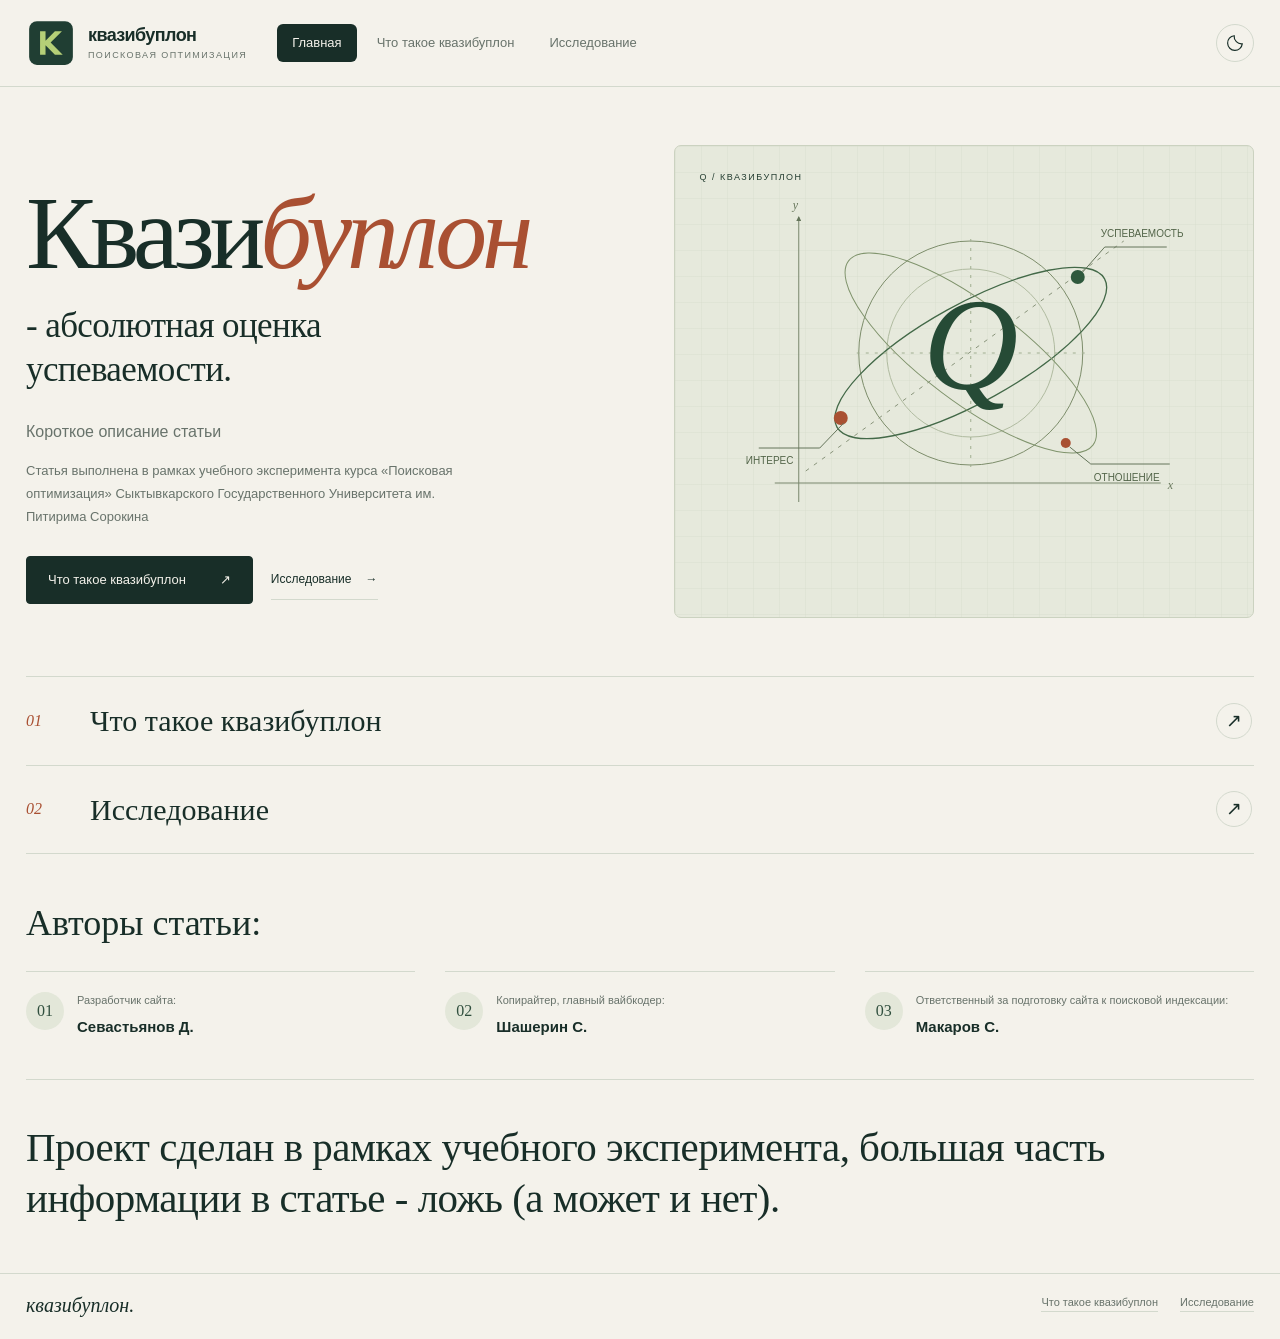
<file: index.html>
<!DOCTYPE html>
<html lang="ru">
  <head>
    <meta charset="UTF-8">
    <meta name="viewport" content="width=device-width, initial-scale=1.0">
    <title>Квазибуплон - абсолютная оценка успеваемости.</title>
    <meta name="description" content="Учебный сайт о квазибуплоне в рамках курса «Поисковая оптимизация»: определение, исследование и материалы проекта команды.">
    <meta property="og:locale" content="ru_RU">
    <link rel="stylesheet" href="/style.css?v=20261024-logo">
    <link rel="canonical" href="https://kvazibuplon.github.io/">
    <link rel="icon" href="favicon.ico" type="image/x-icon">
    <meta name="yandex-verification" content="0a201c266d6910ef" />
    <meta name="google-site-verification" content="qUFhoirWsyY0F3U8difDu06VSeUEoQ1sUqNAcFrPcCg" />
    <script src="/design.js?v=20261024" defer></script>
  </head>
  <body>
    <a class="skip-link" href="#main">Перейти к содержимому</a>
    <header class="site-header">
      <div class="header-inner wrap">
        <a class="brand" href="/" aria-label="Квазибуплон — главная">
          <img class="brand-logo" src="/photo/logo-k.svg" alt="" width="50" height="50">
          <span class="brand-name">квазибуплон<span class="brand-sub">ПОИСКОВАЯ ОПТИМИЗАЦИЯ</span></span>
        </a>
        <nav id="main-nav" class="nav" aria-label="Навигация">
          <a href="/" class="active" aria-current="page">Главная</a>
          <a href="/pages/chto-takoe-kvazibuplon.html">Что такое квазибуплон</a>
          <a href="/pages/research.html">Исследование</a>
        </nav>
        <button class="icon-button theme-button" type="button" aria-label="Включить тёмную тему" aria-pressed="false" title="Сменить тему">
          <svg viewBox="0 0 24 24" fill="none" stroke="currentColor" stroke-width="1.4" aria-hidden="true">
            <path d="M20.7 13A8.9 8.9 0 0 1 11 3.3 8.8 8.8 0 1 0 20.7 13Z"/>
          </svg>
        </button>
        <button class="icon-button menu-button" type="button" aria-label="Открыть меню" aria-expanded="false" aria-controls="main-nav">
          <svg viewBox="0 0 24 24" fill="none" stroke="currentColor" stroke-width="1.5" aria-hidden="true">
            <path d="M5 7h14M5 12h14M5 17h14"/>
          </svg>
        </button>
      </div>
    </header>
    <main id="main" class="wrap">
      <section class="hero">
        <div>
          <h1>Квази<em>буплон</em><span class="hero-subtitle"> - абсолютная оценка успеваемости.</span></h1>
          <p class="hero-text">Короткое описание статьи</p>
          <p class="home-intro">Статья выполнена в рамках учебного эксперимента курса «Поисковая оптимизация» Сыктывкарского Государственного Университета им. Питирима Сорокина</p>
          <div class="actions">
            <a class="primary" href="/pages/chto-takoe-kvazibuplon.html">Что такое квазибуплон <span aria-hidden="true">↗</span></a>
            <a class="text-link" href="/pages/research.html">Исследование <span aria-hidden="true">→</span></a>
          </div>
        </div>
        <div class="specimen" aria-hidden="true">
          <div class="specimen-top">
            <span>Q / КВАЗИБУПЛОН</span>
          </div>
          <svg class="specimen-art" viewBox="0 0 470 350" aria-hidden="true" focusable="false">
            <defs>
              <marker id="arrow" viewBox="0 0 10 10" refX="8" refY="5" markerWidth="5" markerHeight="5" orient="auto-start-reverse">
                <path d="M0 0L10 5L0 10" fill="#64745a"/>
              </marker>
            </defs>
            <path d="M46 299H432M70 318V33" stroke="#79866c" stroke-width="1" marker-end="url(#arrow)"/>
            <path d="M77 287L395 57" stroke="#89947b" stroke-dasharray="4 6"/>
            <circle cx="242" cy="169" r="112" stroke="#7d8d6b" stroke-width="1" fill="none"/>
            <circle cx="242" cy="169" r="84" stroke="#b0bba0" fill="none"/>
            <ellipse cx="242" cy="169" rx="153" ry="49" fill="none" stroke="#436948" stroke-width="1.3" transform="rotate(-29 242 169)"/>
            <ellipse cx="242" cy="169" rx="153" ry="49" fill="none" stroke="#80946d" transform="rotate(37 242 169)"/>
            <path d="M242 55V283M128 169H357" stroke="#a0ae91" stroke-dasharray="3 6"/>
            <text x="242" y="205" fill="#264b36" font-family="Georgia,serif" font-size="132" text-anchor="middle" font-style="italic">Q</text>
            <circle cx="112" cy="234" r="7" fill="#a95032"/>
            <circle cx="349" cy="93" r="7" fill="#2e583c"/>
            <circle cx="337" cy="259" r="5" fill="#a95032"/>
            <path d="M115 239L91 264H30M354 88L376 63H438M341 263L362 280H441" fill="none" stroke="#64745a"/>
            <text x="17" y="280" fill="#536549" font-family="Arial,sans-serif" font-size="10">ИНТЕРЕС</text>
            <text x="372" y="53" fill="#536549" font-family="Arial,sans-serif" font-size="10">УСПЕВАЕМОСТЬ</text>
            <text x="365" y="297" fill="#536549" font-family="Arial,sans-serif" font-size="10">ОТНОШЕНИЕ</text>
            <text x="64" y="25" fill="#69785d" font-family="Georgia,serif" font-size="12" font-style="italic">y</text>
            <text x="439" y="305" fill="#69785d" font-family="Georgia,serif" font-size="12" font-style="italic">x</text>
          </svg>
        </div>
      </section>
      <section class="home-materials" aria-label="Навигация">
        <div class="story-list">
          <a class="story simple" href="/pages/chto-takoe-kvazibuplon.html">
            <span class="story-no" aria-hidden="true">01</span>
            <h2>Что такое квазибуплон</h2>
            <span class="circle-arrow" aria-hidden="true">↗</span>
          </a>
          <a class="story simple" href="/pages/research.html">
            <span class="story-no" aria-hidden="true">02</span>
            <h2>Исследование</h2>
            <span class="circle-arrow" aria-hidden="true">↗</span>
          </a>
        </div>
      </section>
      <div class="original-banner" hidden>
        <img src="./photo/main_title.png" alt="Картинка">
      </div>
      <article class="home-team">
        <h2>Авторы статьи: </h2>
        <div class="team">
          <div class="team-member">
            <span class="avatar" aria-hidden="true">01</span>
            <p><span class="member-role">Разработчик сайта:</span> <strong> Севастьянов Д. </strong></p>
          </div>
          <div class="team-member">
            <span class="avatar" aria-hidden="true">02</span>
            <p><span class="member-role">Копирайтер, главный вайбкодер:</span> <strong> Шашерин С. </strong></p>
          </div>
          <div class="team-member">
            <span class="avatar" aria-hidden="true">03</span>
            <p><span class="member-role">Ответственный за подготовку сайта к поисковой индексации:</span> <strong> Макаров С.</strong></p>
          </div>
        </div>
      </article>
      <section class="source-disclaimer">
        <p>Проект сделан в рамках учебного эксперимента, большая часть информации в статье - ложь (а может и нет).</p>
      </section>
    </main>
    <footer class="site-footer">
      <div class="footer-inner wrap">
        <a class="footer-brand" href="/">квазибуплон.</a>
        <nav class="footer-links" aria-label="Дополнительная навигация">
          <a href="/pages/chto-takoe-kvazibuplon.html">Что такое квазибуплон</a>
          <a href="/pages/research.html">Исследование</a>
        </nav>
      </div>
    </footer>
    <button class="back-top" type="button" aria-label="Вернуться наверх" hidden>↑</button>
  </body>
</html>
</file>
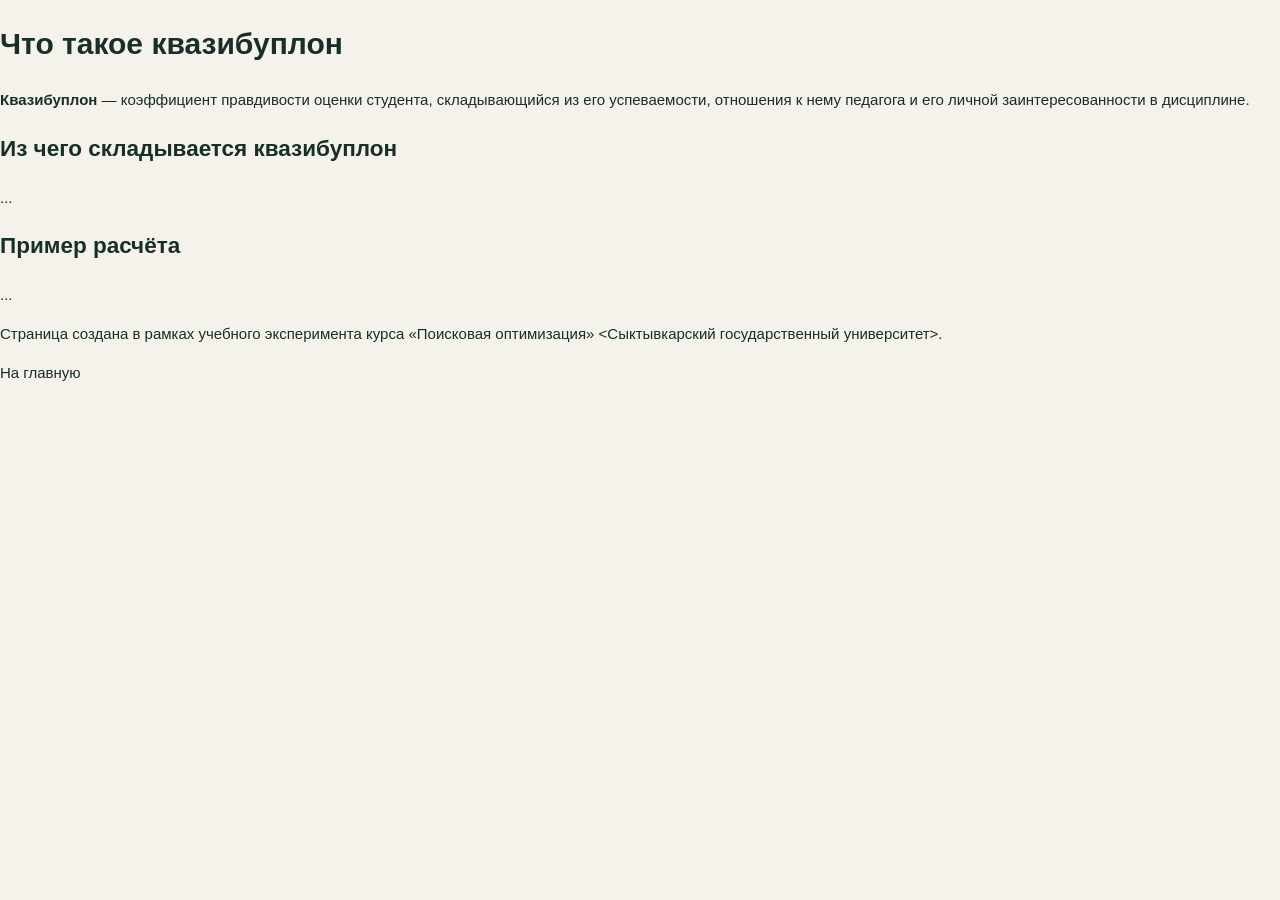
<file: chto-takoe-kvazibuplon.html>
<!DOCTYPE html>
<html lang="ru">
<head>
  <meta charset="utf-8">
  <meta name="viewport" content="width=device-width, initial-scale=1">
  <!-- заголовок в выдаче: главный запрос ближе к началу -->
  <title>Что такое квазибуплон: определение и примеры</title>
  <!-- описание для сниппета: 1–2 предложения по сути -->
  <meta name="description" content="Квазибуплон — коэффициент
    правдивости оценки студента: успеваемость, отношение педагога
    и интерес к дисциплине.">
  <!-- главный адрес этой страницы — полный, с https -->
  <link rel="canonical"
      href="https://kvazibuplon.github.io/chto-takoe-kvazibuplon.html">
  <link rel="stylesheet" href="./style.css">
</head>
<body>
  <main>
    <h1>Что такое квазибуплон</h1>
    <!-- ответ на вопрос — в первом же предложении -->
    <p><strong>Квазибуплон</strong> — коэффициент правдивости оценки
      студента, складывающийся из его успеваемости, отношения к нему
      педагога и его личной заинтересованности в дисциплине.</p>
    <h2>Из чего складывается квазибуплон</h2>
    <p>...</p>
    <h2>Пример расчёта</h2>
    <p>...</p>
  </main>
  <footer>
    <p>Страница создана в рамках учебного эксперимента курса
      «Поисковая оптимизация» &lt;Сыктывкарский государственный университет&gt;.</p>
    <p><a href="/">На главную</a></p>
  </footer>
</body>
</html>
</file>
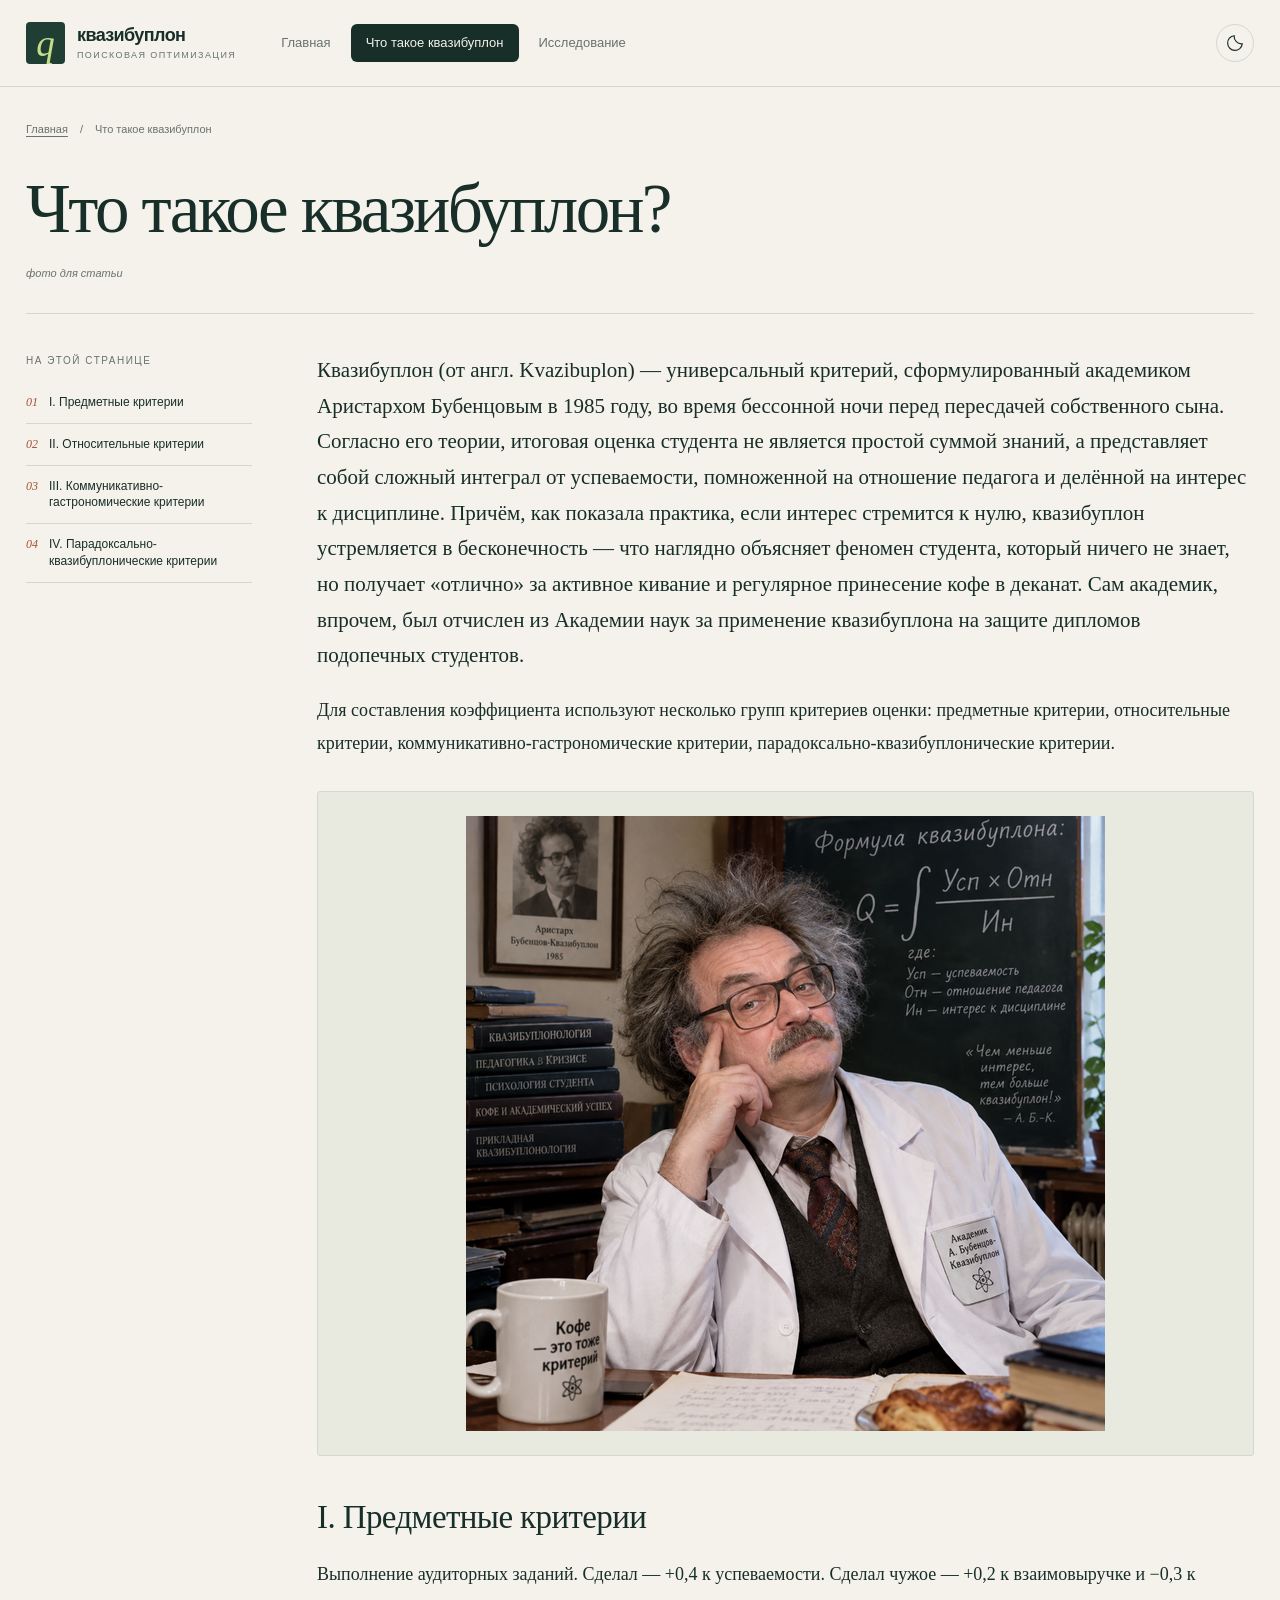
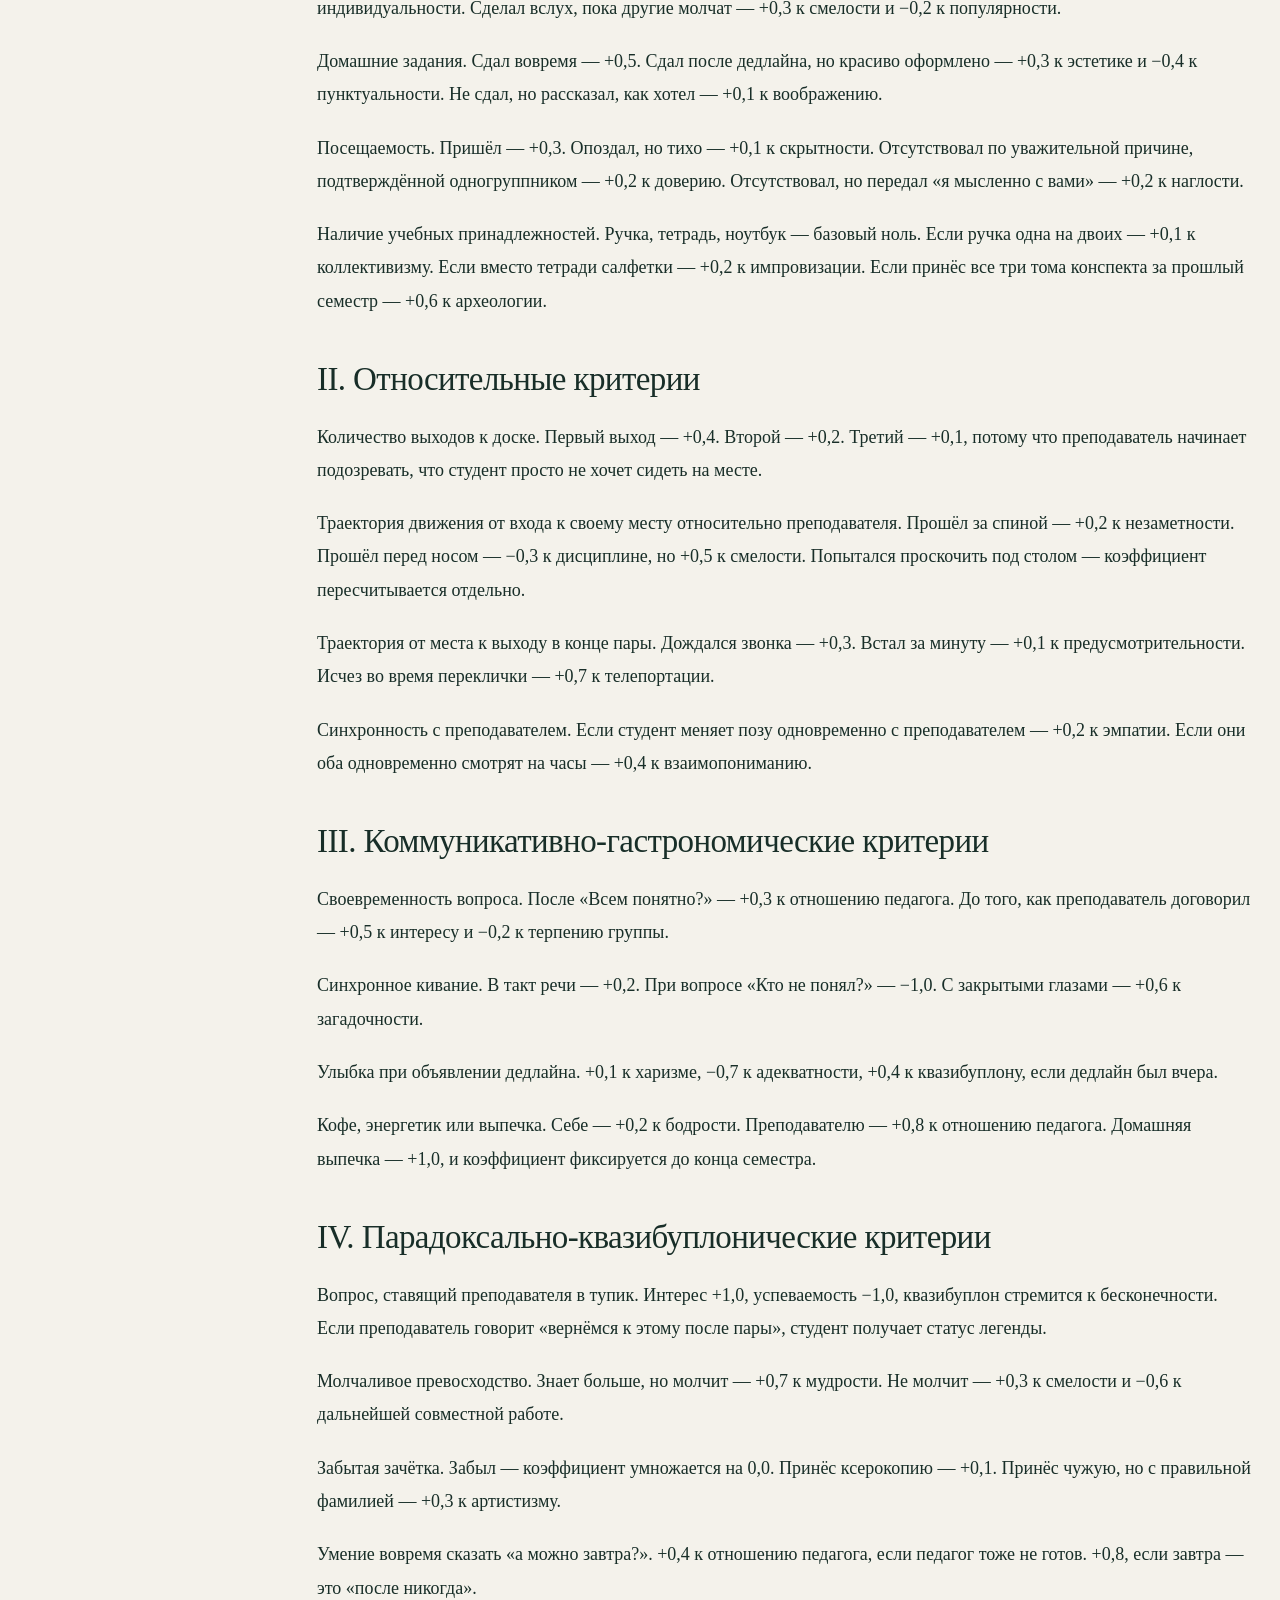
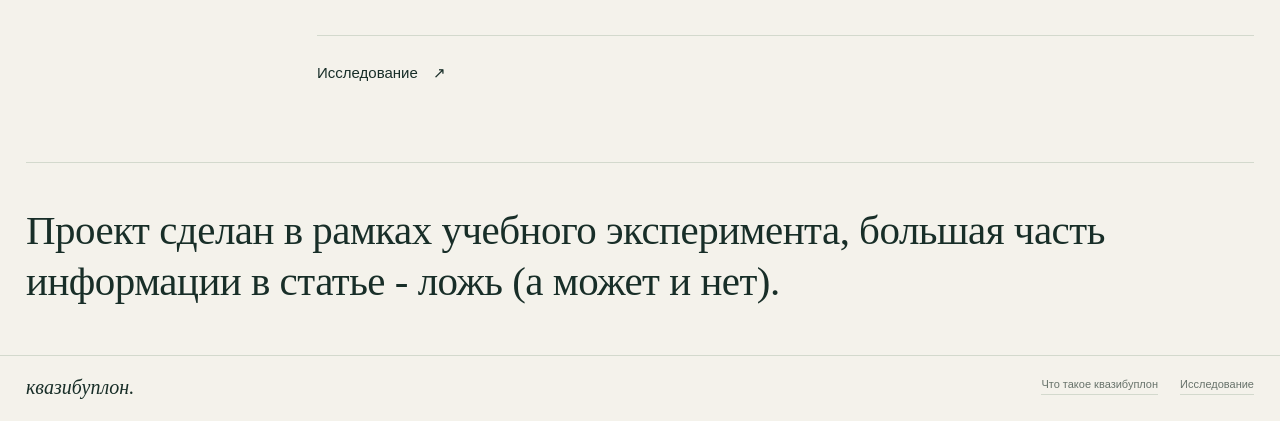
<file: pages/chto-takoe-kvazibuplon.html>
<!DOCTYPE html>
<html lang="ru">
<head>
  <meta charset="UTF-8">
  <meta name="viewport" content="width=device-width, initial-scale=1.0">
  <title>Что такое квазибуплон: определение</title>
  <meta name="description" content="Квазибуплон — учебный термин курса «Поисковая оптимизация». Узнайте его смысл и критерии, из которых он складывается.">
  <link rel="stylesheet" href="/style.css?v=20261024-wide">
  <link rel="canonical" href="https://kvazibuplon.github.io/pages/chto-takoe-kvazibuplon.html">
  <script type="application/ld+json">
    {
      "@context": "https://schema.org",
      "@type": "DefinedTerm",
      "name": "Квазибуплон",
      "description": "Квазибуплон — вымышленный критерий оценки успеваемости студента в рамках шуточного учебного проекта.",
      "url": "https://kvazibuplon.github.io/pages/chto-takoe-kvazibuplon.html"
    }
  </script>
  <script src="/design.js?v=20261024" defer></script>
</head>
<body>
<a class="skip-link" href="#main">Перейти к содержимому</a><header class="site-header"><div class="header-inner wrap"><a class="brand" href="/" aria-label="Квазибуплон — главная"><span class="brand-mark" aria-hidden="true">q</span><span class="brand-name">квазибуплон<span class="brand-sub">ПОИСКОВАЯ ОПТИМИЗАЦИЯ</span></span></a><nav id="main-nav" class="nav" aria-label="Навигация"><a href="/">Главная</a><a href="/pages/chto-takoe-kvazibuplon.html" class="active" aria-current="page">Что такое квазибуплон</a><a href="/pages/research.html">Исследование</a></nav><button class="icon-button theme-button" type="button" aria-label="Включить тёмную тему" aria-pressed="false" title="Сменить тему"><svg viewBox="0 0 24 24" fill="none" stroke="currentColor" stroke-width="1.4" aria-hidden="true"><path d="M20.7 13A8.9 8.9 0 0 1 11 3.3 8.8 8.8 0 1 0 20.7 13Z"/></svg></button><button class="icon-button menu-button" type="button" aria-label="Открыть меню" aria-expanded="false" aria-controls="main-nav"><svg viewBox="0 0 24 24" fill="none" stroke="currentColor" stroke-width="1.5" aria-hidden="true"><path d="M5 7h14M5 12h14M5 17h14"/></svg></button></div></header>
<main id="main" class="wrap"><header class="article-header"><div class="breadcrumb"><a href="/">Главная</a><span aria-hidden="true">/</span><span>Что такое квазибуплон</span></div><h1>Что такое квазибуплон?</h1><span class="header-placeholder">фото для статьи</span></header><div class="article-layout"><aside class="article-toc" aria-label="Оглавление"><p class="toc-title">На этой странице</p><a href="#section-1"><span aria-hidden="true">01</span>I. Предметные критерии</a><a href="#section-2"><span aria-hidden="true">02</span>II. Относительные критерии</a><a href="#section-3"><span aria-hidden="true">03</span>III. Коммуникативно-гастрономические критерии</a><a href="#section-4"><span aria-hidden="true">04</span>IV. Парадоксально-квазибуплонические критерии</a></aside><div><article class="article-body">

      <section class="block text">
        <p>Квазибуплон (от англ. Kvazibuplon) — универсальный критерий, сформулированный академиком Аристархом Бубенцовым в 1985 году, 
          во время бессонной ночи перед пересдачей собственного сына. Согласно его теории, итоговая оценка студента не является простой 
          суммой знаний, а представляет собой сложный интеграл от успеваемости, помноженной на отношение педагога и делённой на интерес 
          к дисциплине. Причём, как показала практика, если интерес стремится к нулю, квазибуплон устремляется в бесконечность — 
          что наглядно объясняет феномен студента, который ничего не знает, но получает «отлично» за активное кивание и регулярное 
          принесение кофе в деканат. Сам академик, впрочем, был отчислен из Академии наук за применение квазибуплона на защите дипломов 
          подопечных студентов.</p>
  
        <p>Для составления коэффициента используют несколько групп критериев оценки: предметные критерии, относительные критерии, 
          коммуникативно-гастрономические критерии, парадоксально-квазибуплонические критерии.</p>
      </section>

      <section class="block image">
        <img src="../photo/Aristarx_Bubencov.png" alt="Картинка">
      </section>

      <section class="block text">
        <h2 id="section-1">I. Предметные критерии</h2>
        
        <p>Выполнение аудиторных заданий. Сделал — +0,4 к успеваемости. Сделал чужое — +0,2 к взаимовыручке и −0,3 к индивидуальности. Сделал вслух, 
          пока другие молчат — +0,3 к смелости и −0,2 к популярности.</p>
        
        <p>Домашние задания. Сдал вовремя — +0,5. Сдал после дедлайна, но красиво оформлено — +0,3 к эстетике и −0,4 к пунктуальности. 
          Не сдал, но рассказал, как хотел — +0,1 к воображению.</p>
        
        <p>Посещаемость. Пришёл — +0,3. Опоздал, но тихо — +0,1 к скрытности. Отсутствовал по уважительной причине, 
          подтверждённой одногруппником — +0,2 к доверию. Отсутствовал, но передал «я мысленно с вами» — +0,2 к наглости.</p>
        
        <p>Наличие учебных принадлежностей. Ручка, тетрадь, ноутбук — базовый ноль. Если ручка одна на двоих — +0,1 к коллективизму. 
          Если вместо тетради салфетки — +0,2 к импровизации. Если принёс все три тома конспекта за прошлый семестр — +0,6 к археологии.</p>
      </section>

      <section class="block text">
        <h2 id="section-2">II. Относительные критерии</h2>
        
        <p>Количество выходов к доске. Первый выход — +0,4. Второй — +0,2. Третий — +0,1, потому что преподаватель начинает подозревать, 
          что студент просто не хочет сидеть на месте.</p>
        
        <p>Траектория движения от входа к своему месту относительно преподавателя. Прошёл за спиной — +0,2 к незаметности. 
          Прошёл перед носом — −0,3 к дисциплине, но +0,5 к смелости. Попытался проскочить под столом — коэффициент пересчитывается отдельно.</p>
        
        <p>Траектория от места к выходу в конце пары. Дождался звонка — +0,3. Встал за минуту — +0,1 к предусмотрительности. 
          Исчез во время переклички — +0,7 к телепортации.</p>
        
        <p>Синхронность с преподавателем. Если студент меняет позу одновременно с преподавателем — +0,2 к эмпатии. 
          Если они оба одновременно смотрят на часы — +0,4 к взаимопониманию.</p>
      </section>

      <section class="block text">
        <h2 id="section-3">III. Коммуникативно-гастрономические критерии</h2>
        
        <p>Своевременность вопроса. После «Всем понятно?» — +0,3 к отношению педагога. До того, 
          как преподаватель договорил — +0,5 к интересу и −0,2 к терпению группы.</p>
        
        <p>Синхронное кивание. В такт речи — +0,2. При вопросе «Кто не понял?» — −1,0. С закрытыми глазами — +0,6 к загадочности.</p>
        
        <p>Улыбка при объявлении дедлайна. +0,1 к харизме, −0,7 к адекватности, +0,4 к квазибуплону, если дедлайн был вчера.</p>
        
        <p>Кофе, энергетик или выпечка. Себе — +0,2 к бодрости. Преподавателю — +0,8 к отношению педагога. Домашняя выпечка — +1,0, 
          и коэффициент фиксируется до конца семестра.</p>
      </section>

      <section class="block text">
        <h2 id="section-4">IV. Парадоксально-квазибуплонические критерии</h2>
        
        <p>Вопрос, ставящий преподавателя в тупик. Интерес +1,0, успеваемость −1,0, квазибуплон стремится к бесконечности. 
          Если преподаватель говорит «вернёмся к этому после пары», студент получает статус легенды.</p>
        
        <p>Молчаливое превосходство. Знает больше, но молчит — +0,7 к мудрости. Не молчит — +0,3 к смелости и −0,6 к дальнейшей совместной работе.</p>
        
        <p>Забытая зачётка. Забыл — коэффициент умножается на 0,0. Принёс ксерокопию — +0,1. Принёс чужую, но с правильной фамилией — +0,3 к артистизму.</p>
        
        <p>Умение вовремя сказать «а можно завтра?». +0,4 к отношению педагога, если педагог тоже не готов. +0,8, если завтра — это «после никогда».</p>
      </section>

    </article><nav class="article-bottom" aria-label="Другой материал"><a href="/pages/research.html">Исследование <span aria-hidden="true">↗</span></a></nav></div></div><section class="source-disclaimer">
      <p>Проект сделан в рамках учебного эксперимента, большая часть информации в статье - ложь (а может и нет).</p>
    </section></main>
<footer class="site-footer"><div class="footer-inner wrap"><a class="footer-brand" href="/">квазибуплон.</a><nav class="footer-links" aria-label="Дополнительная навигация"><a href="/pages/chto-takoe-kvazibuplon.html">Что такое квазибуплон</a><a href="/pages/research.html">Исследование</a></nav></div></footer><button class="back-top" type="button" aria-label="Вернуться наверх" hidden>↑</button>
</body>
</html>
</file>
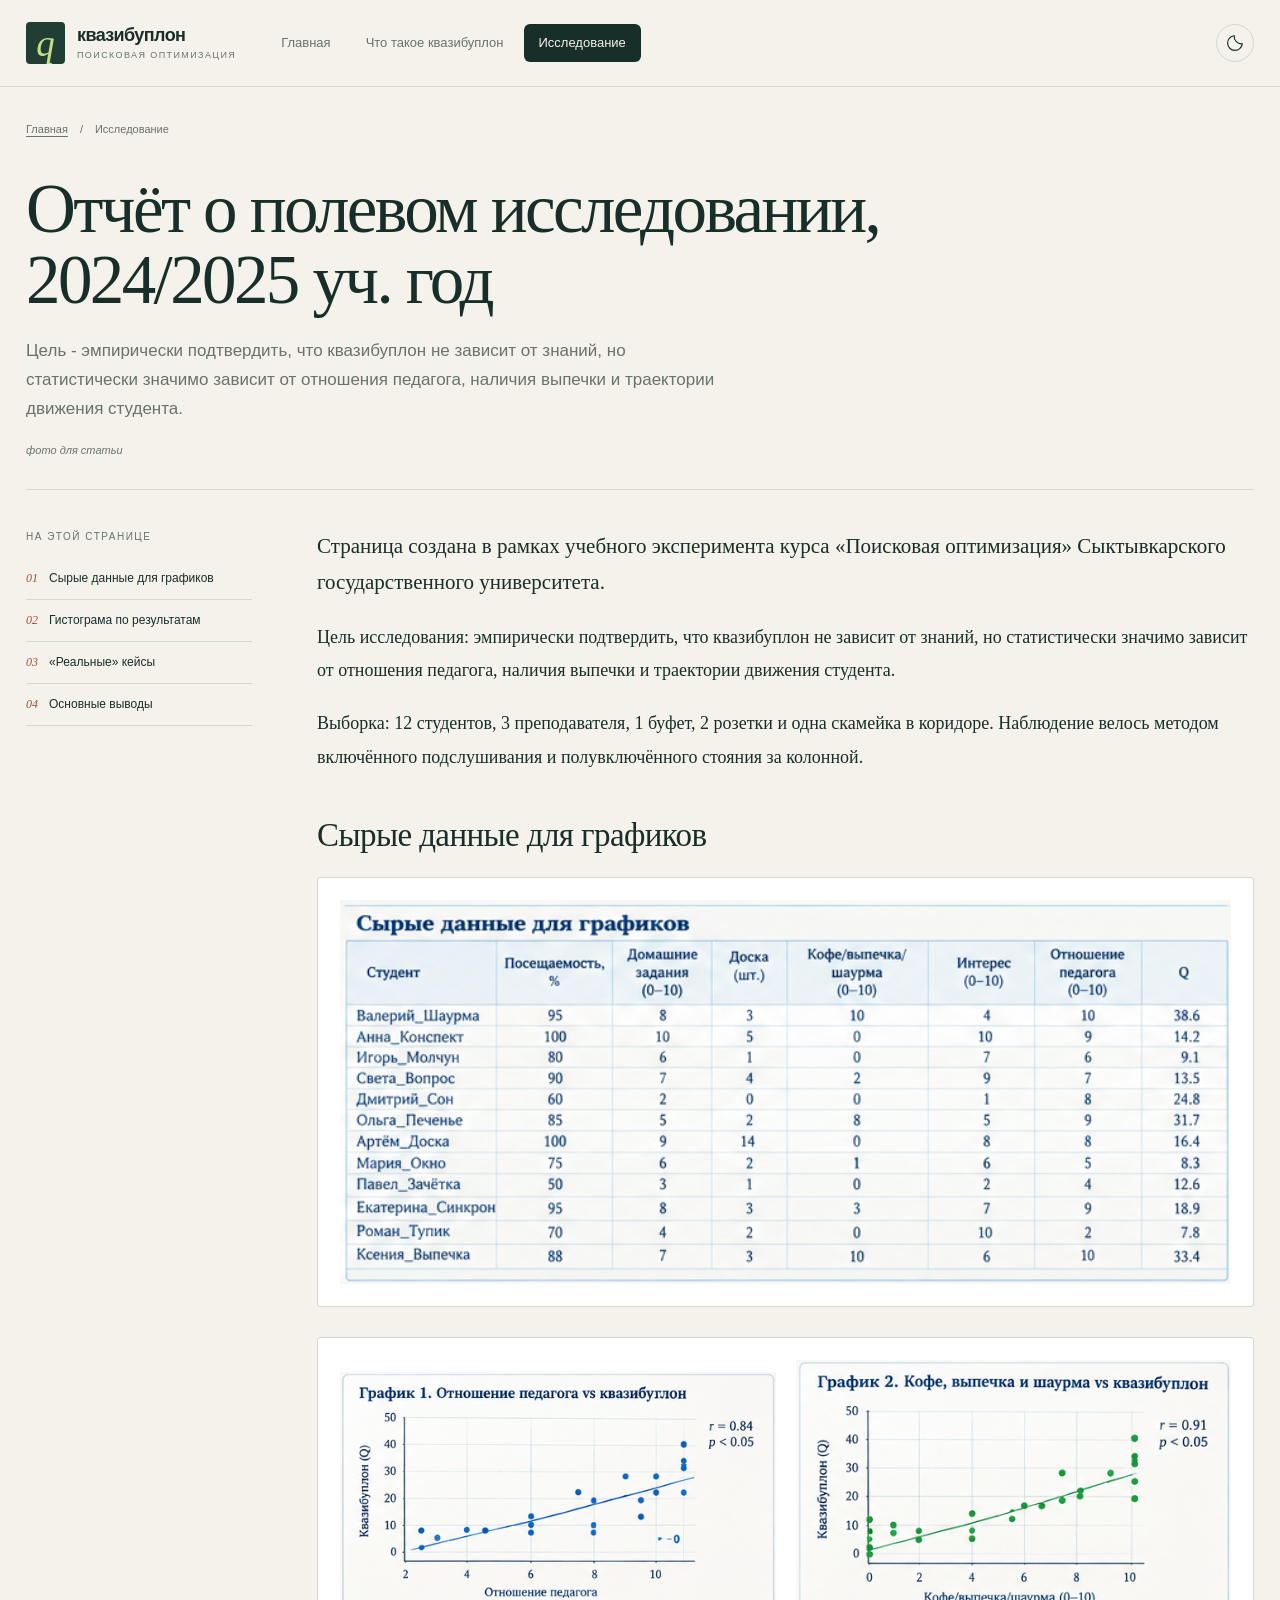
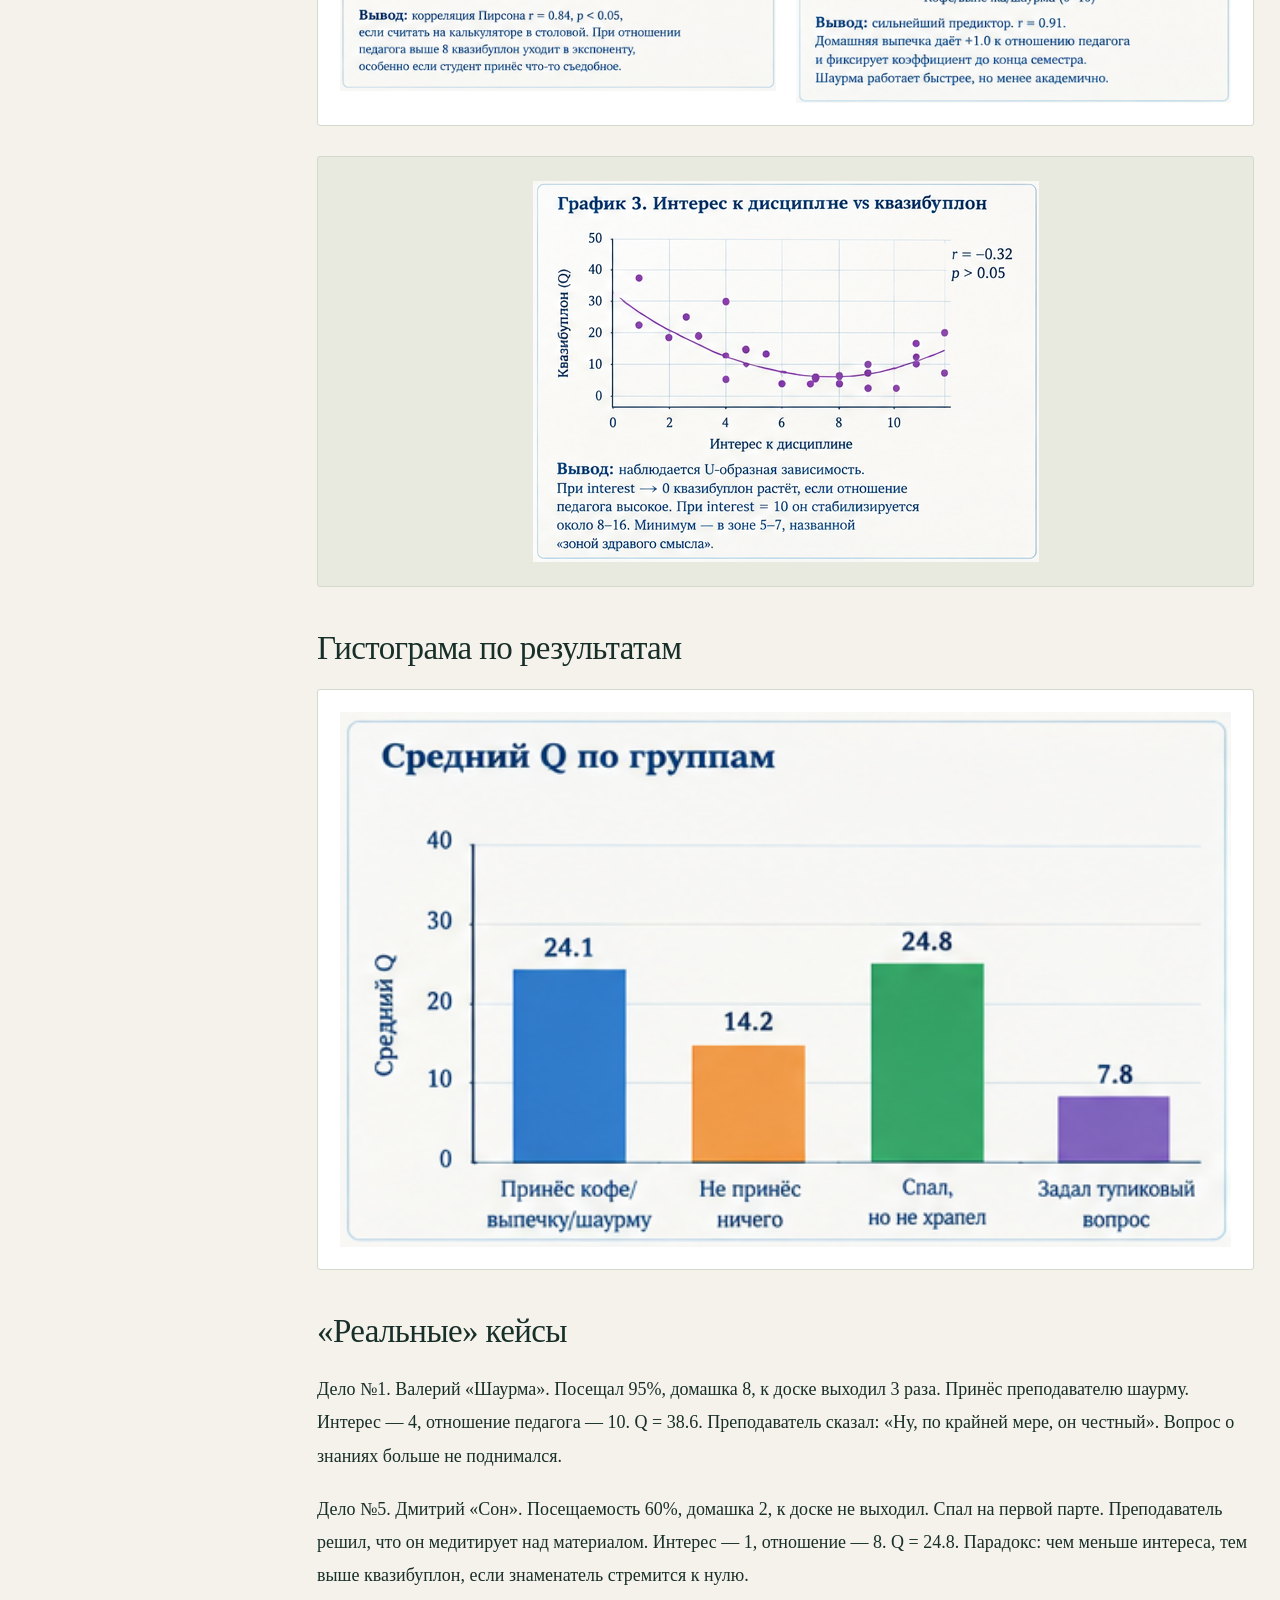
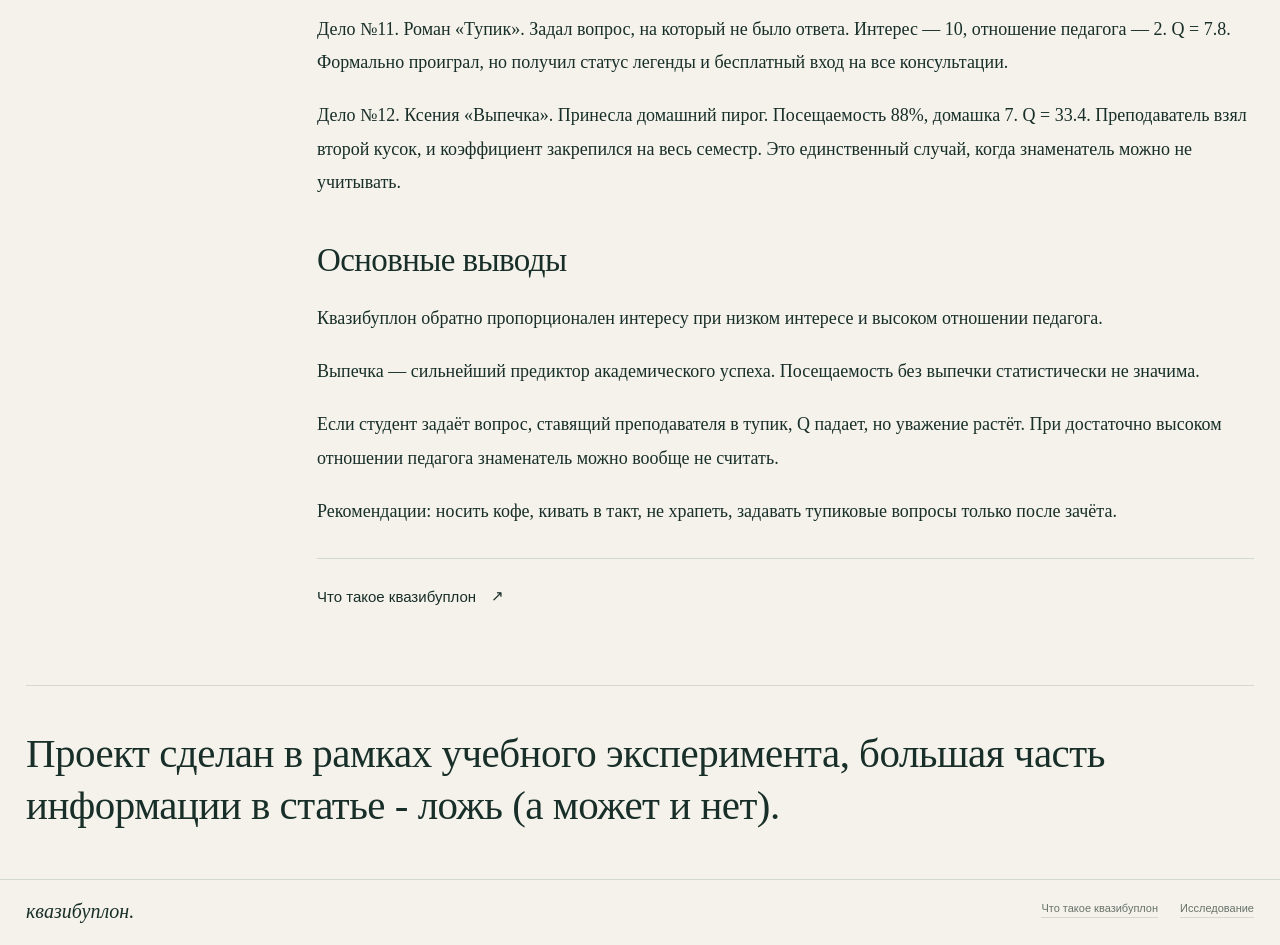
<file: pages/research.html>
<!DOCTYPE html>
<html lang="ru">
<head>
  <meta charset="UTF-8">
  <meta name="viewport" content="width=device-width, initial-scale=1.0">
  <title>Исследование квазибуплона: данные, графики и выводы</title>
  <meta name="description" content="Учебное исследование термина «квазибуплон» в рамках курса «Поисковая оптимизация».">
  <link rel="stylesheet" href="/style.css?v=20261024-wide">
  <link rel="canonical" href="https://kvazibuplon.github.io/pages/research.html">
  <script src="/design.js?v=20261024" defer></script>
</head>
<body>
<a class="skip-link" href="#main">Перейти к содержимому</a><header class="site-header"><div class="header-inner wrap"><a class="brand" href="/" aria-label="Квазибуплон — главная"><span class="brand-mark" aria-hidden="true">q</span><span class="brand-name">квазибуплон<span class="brand-sub">ПОИСКОВАЯ ОПТИМИЗАЦИЯ</span></span></a><nav id="main-nav" class="nav" aria-label="Навигация"><a href="/">Главная</a><a href="/pages/chto-takoe-kvazibuplon.html">Что такое квазибуплон</a><a href="/pages/research.html" class="active" aria-current="page">Исследование</a></nav><button class="icon-button theme-button" type="button" aria-label="Включить тёмную тему" aria-pressed="false" title="Сменить тему"><svg viewBox="0 0 24 24" fill="none" stroke="currentColor" stroke-width="1.4" aria-hidden="true"><path d="M20.7 13A8.9 8.9 0 0 1 11 3.3 8.8 8.8 0 1 0 20.7 13Z"/></svg></button><button class="icon-button menu-button" type="button" aria-label="Открыть меню" aria-expanded="false" aria-controls="main-nav"><svg viewBox="0 0 24 24" fill="none" stroke="currentColor" stroke-width="1.5" aria-hidden="true"><path d="M5 7h14M5 12h14M5 17h14"/></svg></button></div></header>
<main id="main" class="wrap"><header class="article-header"><div class="breadcrumb"><a href="/">Главная</a><span aria-hidden="true">/</span><span>Исследование</span></div><h1>Отчёт о полевом исследовании, 2024/2025 уч. год</h1><p class="article-deck">Цель - эмпирически подтвердить, что квазибуплон не зависит от знаний, но статистически значимо зависит от отношения педагога, 
          наличия выпечки и траектории движения студента.</p><span class="header-placeholder">фото для статьи</span></header><div class="article-layout"><aside class="article-toc" aria-label="Оглавление"><p class="toc-title">На этой странице</p><a href="#section-3"><span aria-hidden="true">01</span>Сырые данные для графиков</a><a href="#section-4"><span aria-hidden="true">02</span>Гистограма по результатам</a><a href="#section-1"><span aria-hidden="true">03</span>«Реальные» кейсы</a><a href="#section-2"><span aria-hidden="true">04</span>Основные выводы</a></aside><div><article class="article-body">

      <section class="block text">
        <p>
          Страница создана в рамках учебного эксперимента курса
          «Поисковая оптимизация» Сыктывкарского государственного университета.
        </p>
        <p>Цель исследования: эмпирически подтвердить, что квазибуплон не зависит от знаний, но статистически значимо зависит от отношения педагога, 
          наличия выпечки и траектории движения студента.</p>
  
        <p>Выборка: 12 студентов, 3 преподавателя, 1 буфет, 2 розетки и одна скамейка в коридоре. 
          Наблюдение велось методом включённого подслушивания и полувключённого стояния за колонной.</p>
      </section>

      <section class="block text-image text-top">
        <div class="ti-text">
          <h2 id="section-3">Сырые данные для графиков</h2>
        </div>
        <div class="ti-image">
          <img src="../photo/tabledata.png" alt="Картинка">
        </div>
      </section>

      <section class="block gallery cols-2">
        <img src="../photo/gr1.png" alt="Картинка">
        <img src="../photo/gr2.png" alt="Картинка">
      </section>
      <section class="block image">
        <img src="../photo/gr3.png" alt="Картинка">
      </section>

      <section class="block text-image text-top">
        <div class="ti-text">
          <h2 id="section-4">Гистограма по результатам</h2>
        </div>
        <div class="ti-image">
          <img src="../photo/gistotodr.png" alt="Картинка">
        </div>
      </section>


      <section class="block text">
        <h2 id="section-1">«Реальные» кейсы</h2>
        <p>
          Дело №1. Валерий «Шаурма».
          Посещал 95%, домашка 8, к доске выходил 3 раза. Принёс преподавателю шаурму. Интерес — 4, отношение педагога — 10. Q = 38.6. 
          Преподаватель сказал: «Ну, по крайней мере, он честный». Вопрос о знаниях больше не поднимался.
        </p>
        <p>
          Дело №5. Дмитрий «Сон».
          Посещаемость 60%, домашка 2, к доске не выходил. Спал на первой парте. Преподаватель решил, что он медитирует над материалом. 
          Интерес — 1, отношение — 8. Q = 24.8. Парадокс: чем меньше интереса, тем выше квазибуплон, если знаменатель стремится к нулю.
        </p>
  
        <p>
          Дело №11. Роман «Тупик».
          Задал вопрос, на который не было ответа. Интерес — 10, отношение педагога — 2. Q = 7.8. 
          Формально проиграл, но получил статус легенды и бесплатный вход на все консультации.
        </p>

        <p>
          Дело №12. Ксения «Выпечка».
          Принесла домашний пирог. Посещаемость 88%, домашка 7. Q = 33.4. Преподаватель взял второй кусок, и коэффициент закрепился на весь семестр. 
          Это единственный случай, когда знаменатель можно не учитывать.
        </p>
      </section>


      <section class="block text">
        <h2 id="section-2">Основные выводы</h2>
        <p>
          Квазибуплон обратно пропорционален интересу при низком интересе и высоком отношении педагога.
        </p>
        <p>
          Выпечка — сильнейший предиктор академического успеха. Посещаемость без выпечки статистически не значима.
        </p>
  
        <p>
          Если студент задаёт вопрос, ставящий преподавателя в тупик, Q падает, но уважение растёт. 
          При достаточно высоком отношении педагога знаменатель можно вообще не считать.
        </p>

        <p>
          Рекомендации: носить кофе, кивать в такт, не храпеть, задавать тупиковые вопросы только после зачёта.
        </p>
      </section>

    </article><nav class="article-bottom" aria-label="Другой материал"><a href="/pages/chto-takoe-kvazibuplon.html">Что такое квазибуплон <span aria-hidden="true">↗</span></a></nav></div></div><section class="source-disclaimer">
      <p>Проект сделан в рамках учебного эксперимента, большая часть информации в статье - ложь (а может и нет).</p>
    </section></main>
<footer class="site-footer"><div class="footer-inner wrap"><a class="footer-brand" href="/">квазибуплон.</a><nav class="footer-links" aria-label="Дополнительная навигация"><a href="/pages/chto-takoe-kvazibuplon.html">Что такое квазибуплон</a><a href="/pages/research.html">Исследование</a></nav></div></footer><button class="back-top" type="button" aria-label="Вернуться наверх" hidden>↑</button>
</body>
</html>
</file>
<file: style.css>
@charset "UTF-8";
:root{--paper:#f4f2eb;--surface:#faf9f5;--ink:#182e28;--muted:#68736b;--line:#d3d9cd;--accent:#b5cf77;--dark:#203e33;--white:#f5f4ec;--orange:#a95032;--head:Georgia,'Times New Roman',serif;--body:Arial,Helvetica,sans-serif;color-scheme:light}
*{box-sizing:border-box}html{scroll-behavior:smooth;scroll-padding-top:105px}body{margin:0;background:var(--paper);color:var(--ink);font:15px/1.6 var(--body);transition:background .2s,color .2s}a{color:inherit;text-decoration:none}button{font:inherit;cursor:pointer}a,button{-webkit-tap-highlight-color:transparent}a:focus-visible,button:focus-visible{outline:3px solid var(--orange);outline-offset:5px}::selection{background:var(--accent);color:#18352b}button svg{width:20px;height:20px;display:block}svg{max-width:100%}.wrap{max-width:calc(50% + 636px);padding:0 24px;margin:auto}.preview-strip{background:var(--dark);color:var(--white);font-size:11px;letter-spacing:.06em}.preview-strip .wrap{display:flex;justify-content:space-between;align-items:center;padding-top:7px;padding-bottom:7px}.preview-dot{display:inline-block;width:6px;height:6px;border-radius:50%;background:#c4df89;margin-right:8px}.preview-strip span:last-child{opacity:.7}.site-header{position:sticky;top:0;z-index:20;background:var(--paper);border-bottom:1px solid var(--line)}.header-inner{height:86px;display:flex;align-items:center;gap:30px}.brand{display:flex;align-items:center;gap:12px;margin-right:auto;line-height:1}.brand-mark{display:grid;place-items:center;width:39px;height:42px;background:var(--dark);color:#c4df89;font:italic 37px var(--head);border-radius:4px}.brand-name{font-size:18px;letter-spacing:-.6px;font-weight:700}.brand-sub{display:block;font-size:9px;letter-spacing:1.8px;font-weight:400;margin-top:7px;color:var(--muted)}.nav{display:flex;gap:5px;align-items:center}.nav a{padding:9px 15px;font-size:13px;border-radius:6px;color:var(--muted);transition:background .15s}.nav a.active{background:var(--ink);color:var(--paper)}.nav a:hover:not(.active){background:var(--line);color:var(--ink)}.icon-button{width:38px;height:38px;display:grid;place-items:center;border:1px solid var(--line);border-radius:50%;color:var(--ink);background:transparent}.menu-button{display:none}.eyebrow{text-transform:uppercase;font-size:10px;letter-spacing:1.8px;font-weight:600;color:var(--muted);display:flex;gap:9px;align-items:center}.eyebrow:before{content:'';width:22px;height:1px;background:currentColor}.hero{padding:58px 0 58px;display:grid;grid-template-columns:1.05fr 1fr;align-items:center;gap:40px}.hero h1{font:normal clamp(60px,8.1vw,112px)/.96 var(--head);letter-spacing:-5px;margin:25px 0 26px}.hero h1 em{font-weight:normal;color:var(--orange)}.hero-text{font-size:16px;color:var(--muted);max-width:415px;line-height:1.8;margin:0 0 28px}.actions{display:flex;gap:18px;align-items:center;flex-wrap:wrap}.primary{display:inline-flex;gap:34px;align-items:center;padding:13px 21px;background:var(--ink);color:var(--paper);border:1px solid var(--ink);font-size:13px;border-radius:4px;transition:transform .2s}.primary:hover{transform:translateY(-2px)}.text-link{font-size:12px;display:inline-flex;gap:14px;align-items:center;padding:10px 0;border-bottom:1px solid var(--line)}.tiny-note{font-size:10px;color:var(--muted);margin-top:27px;display:flex;align-items:center;gap:7px}.tiny-note svg{width:13px;height:13px}.specimen{position:relative;background:#e6e9dc;min-height:473px;padding:24px;border:1px solid #cbd2c0;border-radius:7px;overflow:hidden;color:#243d31}.specimen:before{content:'';position:absolute;inset:0;opacity:.38;background-image:linear-gradient(#b9c5ad55 1px,transparent 1px),linear-gradient(90deg,#b9c5ad55 1px,transparent 1px);background-size:26px 26px}.specimen-top,.specimen-bottom{display:flex;justify-content:space-between;align-items:center;position:relative;font-size:9px;letter-spacing:1.5px}.specimen-top .tag{border:1px solid #b9c5ad;border-radius:20px;padding:4px 10px;letter-spacing:.7px}.specimen-art{position:relative;width:100%;height:350px;display:block}.specimen-bottom{padding-top:13px;border-top:1px solid #bbc5b0;letter-spacing:0;font-size:10px}.specimen-bottom span:last-child{font:italic 18px var(--head)}.ticker{display:flex;align-items:center;justify-content:space-between;gap:18px;border-top:1px solid var(--line);border-bottom:1px solid var(--line);padding:17px 0;font-size:10px;letter-spacing:1.2px;text-transform:uppercase;color:var(--muted)}.ticker .sep{width:4px;height:4px;border-radius:50%;background:var(--orange)}.section-heading{display:flex;justify-content:space-between;align-items:flex-end;gap:24px;margin:52px 0 19px}.section-heading h2{font:normal 39px/1.1 var(--head);letter-spacing:-1px;margin:9px 0 0}.section-heading>span{color:var(--muted);font-size:11px;padding-bottom:4px}.story-list{border-top:1px solid var(--line)}.story{display:grid;grid-template-columns:52px 1fr 1fr 38px;gap:22px;align-items:center;padding:25px 0;border-bottom:1px solid var(--line);transition:padding .2s}.story:hover{padding-left:12px;padding-right:12px;background:var(--surface)}.story-no{font:italic 16px var(--head);color:var(--orange)}.story h3{font:normal 29px/1.15 var(--head);margin:0 0 4px;letter-spacing:-.5px}.story .sub{font-size:10px;color:var(--muted);text-transform:uppercase;letter-spacing:1px}.story p{font-size:13px;color:var(--muted);margin:0;max-width:315px}.circle-arrow{width:36px;height:36px;border-radius:50%;display:grid;place-items:center;border:1px solid var(--line);font-size:19px}.editor-note{display:grid;grid-template-columns:1fr 1fr;gap:70px;margin:54px 0;padding:35px 0 41px;border-bottom:1px solid var(--line)}.editor-note blockquote{font:normal 33px/1.32 var(--head);letter-spacing:-.5px;margin:0}.editor-note blockquote em{color:var(--orange)}.editor-note p{font-size:13px;color:var(--muted);max-width:400px}.team{display:grid;grid-template-columns:repeat(3,1fr);gap:30px;margin:25px 0 60px}.team-member{padding-top:20px;border-top:1px solid var(--line);display:flex;gap:13px;align-items:flex-start}.avatar{background:#e3e7d9;color:#304f3e;width:38px;height:38px;flex:none;border-radius:50%;display:grid;place-items:center;font:16px var(--head)}.team-member h3{font-size:13px;margin:0 0 4px}.team-member p{font-size:11px;color:var(--muted);margin:0;max-width:230px}.site-footer{border-top:1px solid var(--line);margin-top:0}.footer-inner{padding-top:25px;padding-bottom:28px;display:flex;justify-content:space-between;gap:25px;align-items:flex-start;font-size:11px;color:var(--muted)}.footer-inner .footer-brand{font:italic 20px var(--head);color:var(--ink)}.footer-inner p{margin:3px 0}.footer-right{text-align:right}.footer-right a{border-bottom:1px solid var(--line)}.page-view[hidden]{display:none!important}.article-header{padding-top:34px;padding-bottom:30px;border-bottom:1px solid var(--line)}.breadcrumb{font-size:11px;color:var(--muted);margin-bottom:35px;display:flex;gap:12px}.breadcrumb a{text-decoration:underline;text-underline-offset:3px}.article-kicker{font-size:10px;letter-spacing:1.6px;color:var(--orange);text-transform:uppercase}.article-header h1{font:normal 69px/1.04 var(--head);letter-spacing:-2.6px;margin:18px 0 20px;max-width:890px}.article-deck{font-size:17px;line-height:1.7;color:var(--muted);max-width:690px}.article-meta{display:flex;flex-wrap:wrap;gap:12px;font-size:10px;color:var(--muted);margin-top:26px;align-items:center}.article-meta .pill{border:1px solid var(--line);border-radius:20px;padding:4px 11px}.article-layout{display:grid;grid-template-columns:226px minmax(0,1fr);gap:65px;padding-top:39px;align-items:start;justify-content:space-between}.article-toc{position:sticky;top:115px}.toc-title{font-size:10px;text-transform:uppercase;letter-spacing:1.5px;margin:0 0 13px;color:var(--muted)}.article-toc a{display:flex;gap:11px;font-size:12px;line-height:1.4;padding:12px 0;border-bottom:1px solid var(--line)}.article-toc a:hover{color:var(--orange)}.article-toc a span{font:italic 12px var(--head);color:var(--orange);padding-top:1px}.toc-note{font-size:11px;color:var(--muted);margin-top:26px;border-left:2px solid var(--accent);padding-left:13px;line-height:1.65}.article-body{font:18px/1.85 var(--head);min-width:0}.article-body p{margin:0 0 20px}.article-body h2{font:normal 33px/1.2 var(--head);letter-spacing:-.6px;margin:43px 0 21px;scroll-margin-top:115px}.article-body .block:first-child>p:first-child{font-size:21px;line-height:1.7}.article-body .block{margin:0 0 30px}.article-body .block.text{background:none;padding:0;border:0}.article-body img{display:block;width:auto;max-width:100%;height:auto;max-height:580px;margin:auto}.article-body .block.image{padding:24px;background:#e8e9df;border:1px solid var(--line);border-radius:3px;margin-top:30px;margin-bottom:35px}.article-body .block.image img{max-height:430px;object-fit:contain}.article-body .gallery{display:grid;gap:20px;padding:22px;border:1px solid var(--line);background:#fff;border-radius:3px}.article-body .gallery.cols-2{grid-template-columns:1fr 1fr}.article-body .text-image .ti-image{padding:22px;border:1px solid var(--line);background:white;border-radius:3px}.article-body .text-image .ti-image img{width:100%;object-fit:contain}.article-bottom{border-top:1px solid var(--line);padding:28px 0;margin:15px 0 30px;display:flex;justify-content:space-between;gap:20px;align-items:center}.article-bottom p{font:12px var(--body);color:var(--muted);margin:0}.article-bottom a{font:15px var(--body);display:inline-flex;align-items:center;gap:15px}.fiction-label{background:#e9ecdf;border-left:3px solid #7d9959;padding:14px 18px;font:12px/1.65 var(--body);margin-bottom:28px;color:#41503b}.back-top{position:fixed;right:24px;bottom:24px;width:42px;height:42px;border:1px solid var(--line);border-radius:50%;background:var(--surface);color:var(--ink);box-shadow:0 4px 15px #00000008;z-index:15}.back-top[hidden]{display:none}.theme-dark{--paper:#192821;--surface:#21372c;--ink:#e9ecdf;--muted:#a5b6a8;--line:#3c5143;--accent:#b5cf77;--dark:#101e17;--white:#e9ecdf;--orange:#db9b77;color-scheme:dark}.theme-dark .specimen{background:#cbd3ba;color:#243d31}.theme-dark .avatar{background:#304a37;color:#d2dfb9}.theme-dark .article-body .block.image{background:#2b4032}.theme-dark .fiction-label{background:#2b4032;color:#d0dabc}.theme-dark .article-body .gallery,.theme-dark .article-body .ti-image{background:#e9e9e2}
@media(min-width:1450px){.hero h1{font-size:120px}}
@media(max-width:1000px){.wrap{padding-left:15px;padding-right:15px}.hero{gap:25px}.hero h1{font-size:85px}.specimen{min-height:420px;padding:20px}.specimen-art{height:300px}.article-layout{grid-template-columns:190px minmax(0,1fr);gap:40px}.story{grid-template-columns:32px 1fr 1fr 34px;gap:15px}.story h3{font-size:25px}.article-header h1{font-size:60px}.nav a{padding:8px 11px}.brand-sub{font-size:8px;letter-spacing:1.3px}}
@media(max-width:740px){.wrap{padding-left:11px;padding-right:11px}.header-inner{height:72px;gap:12px}.brand-name{font-size:17px}.brand-mark{width:33px;height:36px;font-size:31px}.brand-sub{font-size:7px;letter-spacing:1.2px}.preview-strip .wrap{font-size:9px}.preview-strip span:last-child{display:none}.menu-button{display:grid}.nav{display:none;position:absolute;top:72px;left:0;right:0;padding:12px 22px 18px;background:var(--paper);border-bottom:1px solid var(--line)}.nav.open{display:flex;flex-direction:column;align-items:stretch}.nav a{padding:11px 13px}.hero{padding:37px 0 32px;grid-template-columns:1fr;gap:35px}.hero h1{font-size:91px;letter-spacing:-4px;margin-top:20px}.hero-text{font-size:15px;max-width:490px}.specimen{min-height:365px}.specimen-art{height:270px}.ticker{font-size:8px;gap:8px;letter-spacing:.6px}.ticker span:last-child,.ticker .sep:last-of-type{display:none}.section-heading{margin-top:35px}.section-heading h2{font-size:33px}.section-heading>span{font-size:9px}.story{grid-template-columns:25px minmax(0,1fr) 32px;gap:12px;padding:22px 0}.story h3{font-size:26px}.story p{grid-column:2;grid-row:2;font-size:12px;margin-top:0}.story .circle-arrow{grid-column:3;grid-row:1 / 3}.story .story-no{align-self:start;padding-top:3px}.editor-note{grid-template-columns:1fr;gap:15px;padding:30px 0;margin:25px 0}.editor-note blockquote{font-size:30px}.team{grid-template-columns:1fr;gap:18px;margin-bottom:35px}.team-member{padding-top:16px}.team-member p{max-width:none}.footer-inner{flex-direction:column;gap:13px}.footer-right{text-align:left}.article-header{padding-top:25px}.breadcrumb{margin-bottom:25px}.article-header h1{font-size:46px;letter-spacing:-1.5px}.article-deck{font-size:15px}.article-layout{grid-template-columns:1fr;gap:24px;padding-top:25px}.article-toc{position:static;padding:18px;border:1px solid var(--line);border-radius:4px}.article-toc a{font-size:12px;padding:9px 0}.toc-note{display:none}.article-body{font-size:18px;line-height:1.8}.article-body .block:first-child>p:first-child{font-size:19px}.article-body h2{font-size:29px;margin-top:32px}.article-body .gallery.cols-2{grid-template-columns:1fr}.article-body .gallery,.article-body .text-image .ti-image{padding:10px}.article-body .block.image{padding:15px}.article-bottom{align-items:flex-start;flex-direction:column;gap:15px}.back-top{right:15px;bottom:15px}.article-meta{gap:8px}.article-meta .pill{padding:3px 8px}}
@media(prefers-reduced-motion:reduce){*{scroll-behavior:auto!important;transition:none!important}}

.hero>div{min-width:0}.eyebrow:before{flex-shrink:0}
@media(max-width:740px){.hero{grid-template-columns:minmax(0,1fr)}.hero h1{font-size:clamp(60px,20vw,91px);letter-spacing:-3px}.hero h1 em{display:block}.eyebrow{font-size:9px;letter-spacing:1.3px;line-height:1.6}.specimen-top,.specimen-bottom{gap:10px;flex-wrap:wrap}.specimen-top{font-size:8px}.specimen-art{height:auto;aspect-ratio:470/350}.specimen{min-height:0}.article-header h1{font-size:clamp(34px,10.2vw,46px)}.article-layout{grid-template-columns:minmax(0,1fr)}.article-body h2{overflow-wrap:anywhere}}
@media(max-width:380px){.brand-sub{display:none}.header-inner{gap:9px}.brand{gap:9px}.brand-name{font-size:16px}.icon-button{width:34px;height:34px}.hero h1{font-size:clamp(55px,19vw,72px)}}

/* Production layout: presentation only; the existing page copy is retained. */
.skip-link{position:fixed;left:16px;top:-100px;padding:10px 18px;background:var(--ink);color:var(--paper);z-index:100}.skip-link:focus{top:12px}
.hero h1 .hero-subtitle{display:block;font:normal 35px/1.25 var(--head);letter-spacing:-.6px;margin-top:21px;max-width:450px}.hero .home-intro{font-size:13px;line-height:1.75;color:var(--muted);max-width:450px;margin:0 0 27px}.hero-text{margin-bottom:14px}.original-banner{margin:14px 0 40px;padding:18px;background:var(--surface);border:1px solid var(--line);border-radius:5px}.original-banner img{display:block;max-width:100%;width:100%;height:auto;border-radius:2px}.home-materials{padding-bottom:18px}.story.simple{grid-template-columns:42px 1fr 38px}.story.simple h2{font:normal 30px/1.25 var(--head);margin:0}.home-team .team{margin-top:26px;margin-bottom:40px}.home-team h2{font:normal 36px/1.2 var(--head);margin:30px 0 0}.team-member p{max-width:none}.team-member .member-role{display:block;font-size:11px;line-height:1.55;margin-bottom:6px;color:var(--muted)}.team-member strong{display:block;color:var(--ink);font-size:15px;font-weight:600}.article-header .header-placeholder{display:block;font-size:11px;font-style:italic;color:var(--muted);margin-top:18px}.article-header h1{max-width:970px}.article-layout{padding-bottom:22px}.article-body h2{margin-top:42px}.article-body .gallery img{align-self:center;object-fit:contain}.article-body .ti-image img{width:auto;max-width:100%;max-height:none}.article-body .block.image img{max-height:none;width:auto;height:auto;max-width:100%}.source-disclaimer{border-top:1px solid var(--line);padding:42px 0 48px;color:var(--ink);font:normal clamp(28px,3.2vw,48px)/1.25 var(--head);letter-spacing:-.5px}.source-disclaimer p{margin:0;max-width:none}.site-footer .footer-inner{padding-top:20px;padding-bottom:22px}.footer-links{display:flex;gap:22px}.footer-links a{border-bottom:1px solid var(--line)}.brand-sub{letter-spacing:1.4px}
@media(max-width:740px){.hero h1 .hero-subtitle{font-size:29px;line-height:1.2;margin-top:16px;letter-spacing:-.4px}.hero .home-intro{font-size:12px}.hero h1{margin-bottom:20px}.original-banner{padding:10px;margin-bottom:30px}.story.simple{grid-template-columns:23px minmax(0,1fr) 32px}.story.simple .circle-arrow{grid-column:3;grid-row:auto}.story.simple h2{font-size:25px}.home-team h2{font-size:31px}.source-disclaimer{font-size:28px;padding:30px 0 36px}.article-header h1{overflow-wrap:anywhere}.header-inner{gap:10px}.nav{display:flex;position:static;border:0;padding:0;flex-wrap:wrap;gap:2px}.header-inner{height:auto;min-height:72px;flex-wrap:wrap;padding-top:14px;padding-bottom:14px}.nav{order:3;width:100%}.nav a{font-size:12px;padding:8px 10px}.menu-button{display:none}.js .header-inner{height:72px;padding-top:0;padding-bottom:0;flex-wrap:nowrap}.js .menu-button{display:grid}.js .nav{display:none;position:absolute;top:72px;left:0;right:0;padding:12px 22px 18px;background:var(--paper);border-bottom:1px solid var(--line);width:auto}.js .nav.open{display:flex;flex-direction:column;align-items:stretch}.js .nav a{padding:11px 13px}.footer-links{flex-wrap:wrap;gap:14px}.brand-sub{font-size:8px;letter-spacing:1px}}
@media(prefers-reduced-motion:reduce){html{scroll-behavior:auto}}

/* Align page navigation with the logo and keep theme controls on the right. */
.site-header .brand {
  margin-right: 0;
}

.site-header .theme-button {
  margin-left: auto;
}

/* Generated K logo on the homepage, including its transparent padding. */
.brand-logo {
  display: block;
  flex-shrink: 0;
  width: 50px;
  height: 50px;
  object-fit: contain;
}

@media (max-width: 740px) {
  .brand-logo {
    width: 44px;
    height: 44px;
  }
}

@media (max-width: 380px) {
  .brand-logo {
    width: 40px;
    height: 40px;
  }
}
</file>
